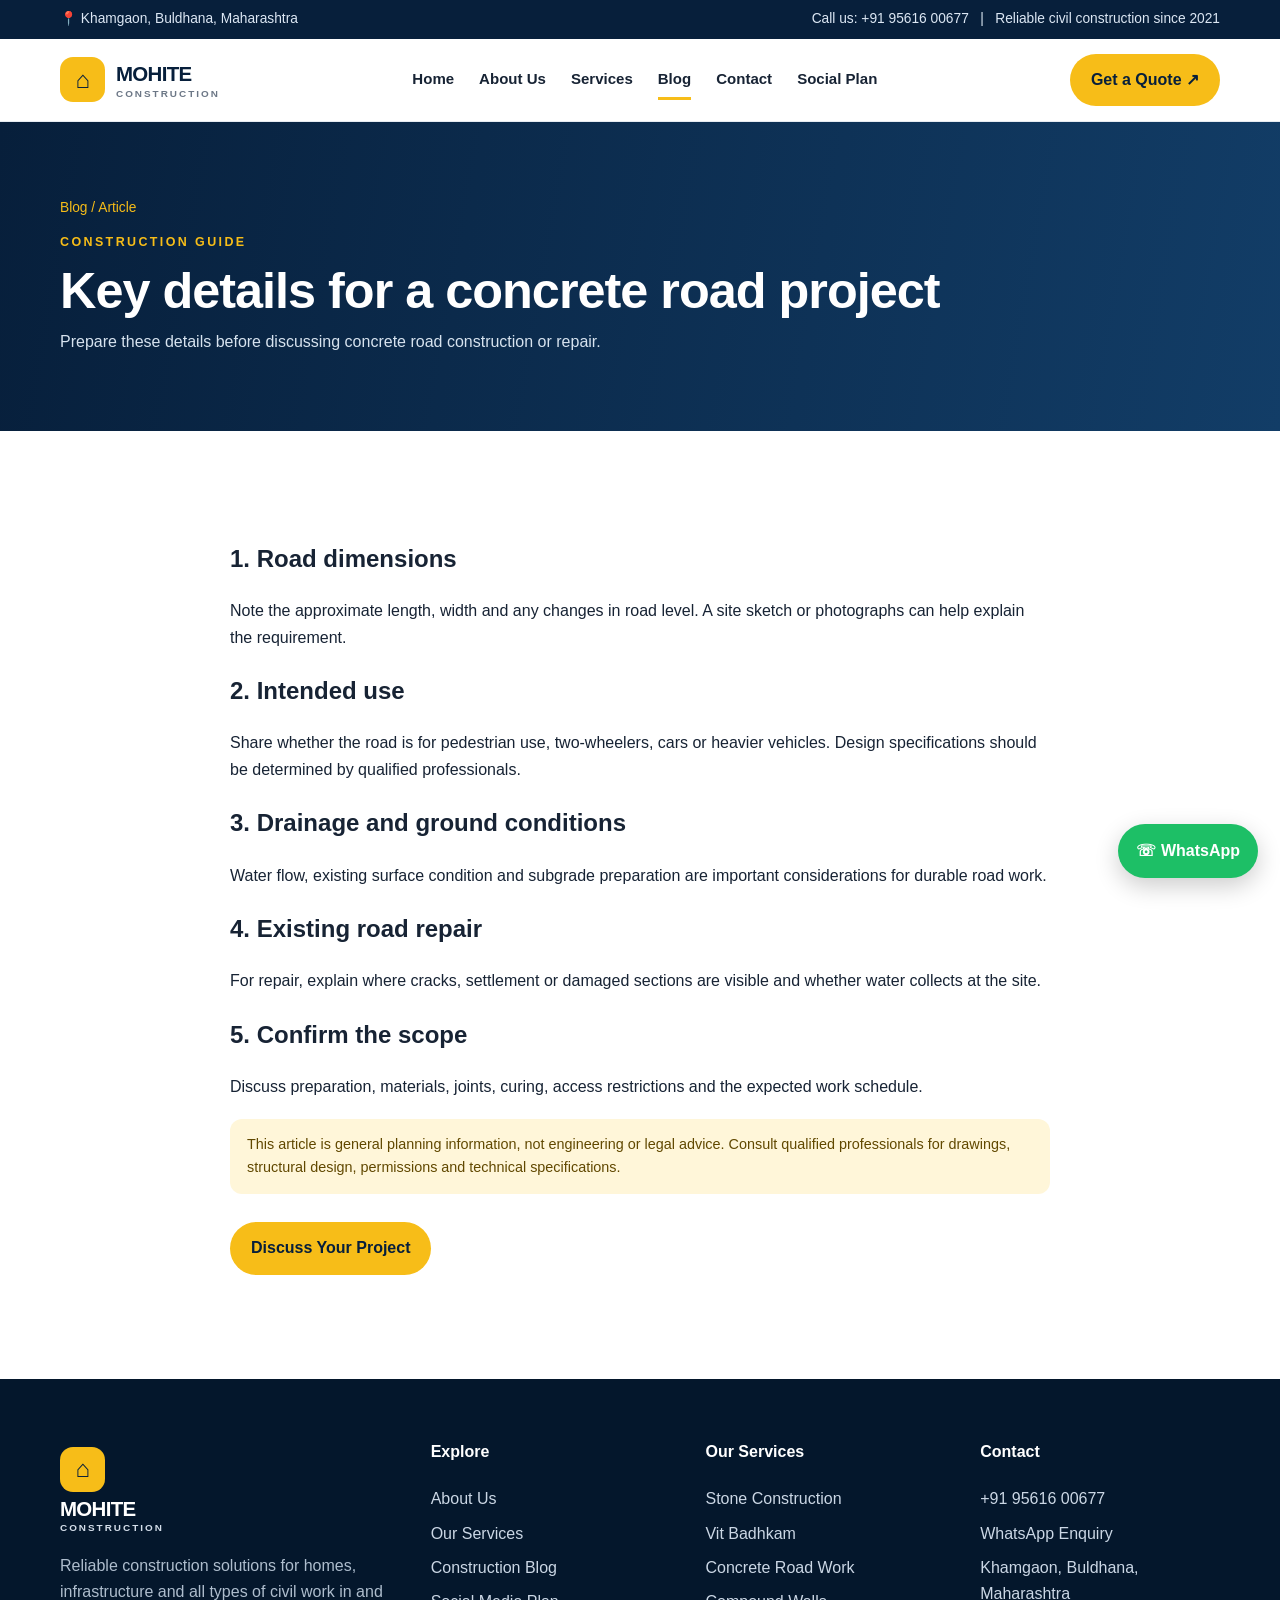
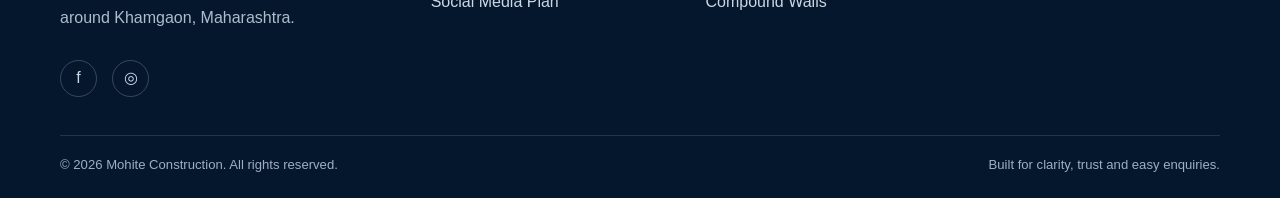
<file: blog-concrete-roads.html>
<!doctype html><html lang="en"><head><meta charset="utf-8"><meta name="viewport" content="width=device-width, initial-scale=1"><title>Concrete Road Planning | Mohite Construction</title><meta name="description" content="Important site details to prepare when planning concrete road construction or repair."><meta name="robots" content="index,follow"><meta name="theme-color" content="#071f3b"><link rel="canonical" href="https://www.mohiteconstruction.in/Blog"><link rel="icon" href="assets/favicon.svg" type="image/svg+xml"><link rel="stylesheet" href="assets/style.css"><meta property="og:type" content="website"><meta property="og:title" content="Concrete Road Planning | Mohite Construction"><meta property="og:description" content="Important site details to prepare when planning concrete road construction or repair."></head><body><div class="topbar"><div class="container"><span>📍 Khamgaon, Buldhana, Maharashtra</span><span>Call us: <a href="tel:+919561600677">+91 95616 00677</a> &nbsp; | &nbsp; Reliable civil construction since 2021</span></div></div>
<header class="site-header"><div class="container nav-wrap"><a class="brand" href="index.html"><span class="brand-mark">⌂</span><span>MOHITE<small>CONSTRUCTION</small></span></a><button class="menu-toggle" aria-label="Toggle navigation" aria-expanded="false">☰</button><nav class="nav-links" aria-label="Main navigation"><a class="" href="index.html">Home</a><a class="" href="about.html">About Us</a><a class="" href="services.html">Services</a><a class="active" href="blog.html">Blog</a><a class="" href="contact.html">Contact</a><a href="social-media.html">Social Plan</a></nav><a class="nav-cta" href="contact.html">Get a Quote ↗</a></div></header><main><section class="page-hero"><div class="container"><div class="breadcrumb"><a href="blog.html">Blog</a> / Article</div><div class="eyebrow">Construction guide</div><h1>Key details for a concrete road project</h1><p>Prepare these details before discussing concrete road construction or repair.</p></div></section><section class="section"><div class="container" style="max-width:820px"><article class="reveal"><h2>1. Road dimensions</h2><p>Note the approximate length, width and any changes in road level. A site sketch or photographs can help explain the requirement.</p><h2>2. Intended use</h2><p>Share whether the road is for pedestrian use, two-wheelers, cars or heavier vehicles. Design specifications should be determined by qualified professionals.</p><h2>3. Drainage and ground conditions</h2><p>Water flow, existing surface condition and subgrade preparation are important considerations for durable road work.</p><h2>4. Existing road repair</h2><p>For repair, explain where cracks, settlement or damaged sections are visible and whether water collects at the site.</p><h2>5. Confirm the scope</h2><p>Discuss preparation, materials, joints, curing, access restrictions and the expected work schedule.<div class="notice">This article is general planning information, not engineering or legal advice. Consult qualified professionals for drawings, structural design, permissions and technical specifications.</div><p style="margin-top:28px"><a class="btn" href="contact.html">Discuss Your Project</a></p></article></div></section></main><footer class="footer"><div class="container"><div class="footer-grid">
<div><a class="brand" href="index.html" style="color:white"><span class="brand-mark">⌂</span><span>MOHITE<small style="color:#d4deea">CONSTRUCTION</small></span></a><p>Reliable construction solutions for homes, infrastructure and all types of civil work in and around Khamgaon, Maharashtra.</p><div class="socials"><a href="https://www.facebook.com/" aria-label="Facebook">f</a><a href="https://www.instagram.com/" aria-label="Instagram">◎</a></div></div>
<div><h4>Explore</h4><a href="about.html">About Us</a><a href="services.html">Our Services</a><a href="blog.html">Construction Blog</a><a href="social-media.html">Social Media Plan</a></div>
<div><h4>Our Services</h4><a href="services.html#stone">Stone Construction</a><a href="services.html#building">Vit Badhkam</a><a href="services.html#roads">Concrete Road Work</a><a href="services.html#compound">Compound Walls</a></div>
<div><h4>Contact</h4><a href="tel:+919561600677">+91 95616 00677</a><a href="https://wa.me/919561600677">WhatsApp Enquiry</a><a href="contact.html">Khamgaon, Buldhana, Maharashtra</a></div>
</div><div class="footer-bottom"><span>© <span data-year></span> Mohite Construction. All rights reserved.</span><span>Built for clarity, trust and easy enquiries.</span></div></div></footer><a class="whatsapp-float" href="https://wa.me/919561600677?text=Hello%20Mohite%20Construction%2C%20I%20need%20a%20construction%20quotation." target="_blank" rel="noopener">☏ WhatsApp</a><script src="assets/script.js" defer></script></body></html>
</file>
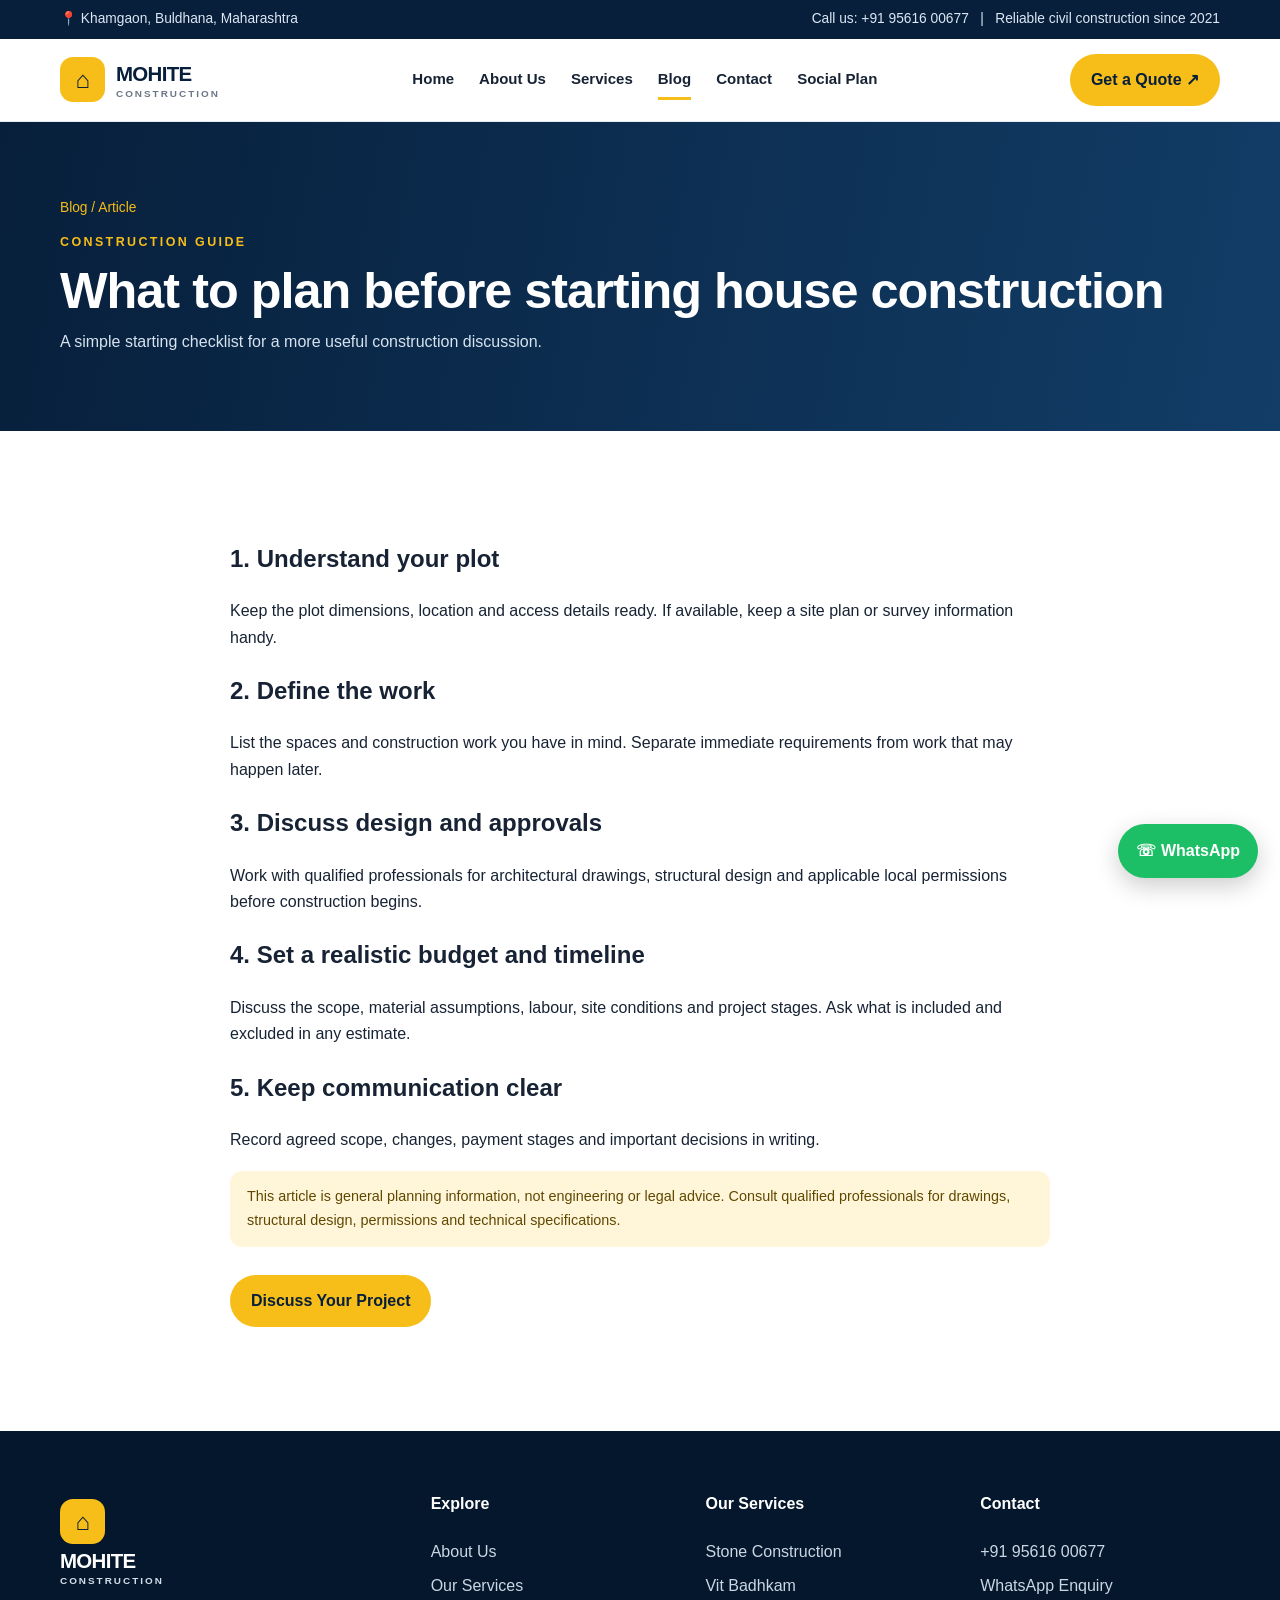
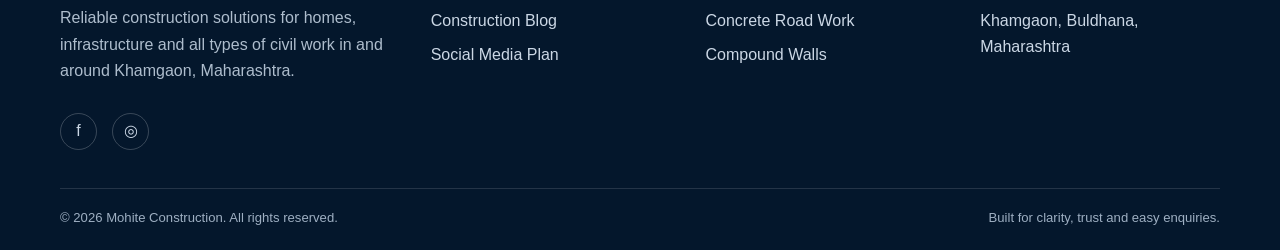
<file: blog-house-planning.html>
<!doctype html><html lang="en"><head><meta charset="utf-8"><meta name="viewport" content="width=device-width, initial-scale=1"><title>House Construction Planning | Mohite Construction</title><meta name="description" content="A practical checklist of details to prepare before discussing a house construction project in Khamgaon."><meta name="robots" content="index,follow"><meta name="theme-color" content="#071f3b"><link rel="canonical" href="https://www.mohiteconstruction.in/Blog"><link rel="icon" href="assets/favicon.svg" type="image/svg+xml"><link rel="stylesheet" href="assets/style.css"><meta property="og:type" content="website"><meta property="og:title" content="House Construction Planning | Mohite Construction"><meta property="og:description" content="A practical checklist of details to prepare before discussing a house construction project in Khamgaon."></head><body><div class="topbar"><div class="container"><span>📍 Khamgaon, Buldhana, Maharashtra</span><span>Call us: <a href="tel:+919561600677">+91 95616 00677</a> &nbsp; | &nbsp; Reliable civil construction since 2021</span></div></div>
<header class="site-header"><div class="container nav-wrap"><a class="brand" href="index.html"><span class="brand-mark">⌂</span><span>MOHITE<small>CONSTRUCTION</small></span></a><button class="menu-toggle" aria-label="Toggle navigation" aria-expanded="false">☰</button><nav class="nav-links" aria-label="Main navigation"><a class="" href="index.html">Home</a><a class="" href="about.html">About Us</a><a class="" href="services.html">Services</a><a class="active" href="blog.html">Blog</a><a class="" href="contact.html">Contact</a><a href="social-media.html">Social Plan</a></nav><a class="nav-cta" href="contact.html">Get a Quote ↗</a></div></header><main><section class="page-hero"><div class="container"><div class="breadcrumb"><a href="blog.html">Blog</a> / Article</div><div class="eyebrow">Construction guide</div><h1>What to plan before starting house construction</h1><p>A simple starting checklist for a more useful construction discussion.</p></div></section><section class="section"><div class="container" style="max-width:820px"><article class="reveal"><h2>1. Understand your plot</h2><p>Keep the plot dimensions, location and access details ready. If available, keep a site plan or survey information handy.</p><h2>2. Define the work</h2><p>List the spaces and construction work you have in mind. Separate immediate requirements from work that may happen later.</p><h2>3. Discuss design and approvals</h2><p>Work with qualified professionals for architectural drawings, structural design and applicable local permissions before construction begins.</p><h2>4. Set a realistic budget and timeline</h2><p>Discuss the scope, material assumptions, labour, site conditions and project stages. Ask what is included and excluded in any estimate.</p><h2>5. Keep communication clear</h2><p>Record agreed scope, changes, payment stages and important decisions in writing.<div class="notice">This article is general planning information, not engineering or legal advice. Consult qualified professionals for drawings, structural design, permissions and technical specifications.</div><p style="margin-top:28px"><a class="btn" href="contact.html">Discuss Your Project</a></p></article></div></section></main><footer class="footer"><div class="container"><div class="footer-grid">
<div><a class="brand" href="index.html" style="color:white"><span class="brand-mark">⌂</span><span>MOHITE<small style="color:#d4deea">CONSTRUCTION</small></span></a><p>Reliable construction solutions for homes, infrastructure and all types of civil work in and around Khamgaon, Maharashtra.</p><div class="socials"><a href="https://www.facebook.com/" aria-label="Facebook">f</a><a href="https://www.instagram.com/" aria-label="Instagram">◎</a></div></div>
<div><h4>Explore</h4><a href="about.html">About Us</a><a href="services.html">Our Services</a><a href="blog.html">Construction Blog</a><a href="social-media.html">Social Media Plan</a></div>
<div><h4>Our Services</h4><a href="services.html#stone">Stone Construction</a><a href="services.html#building">Vit Badhkam</a><a href="services.html#roads">Concrete Road Work</a><a href="services.html#compound">Compound Walls</a></div>
<div><h4>Contact</h4><a href="tel:+919561600677">+91 95616 00677</a><a href="https://wa.me/919561600677">WhatsApp Enquiry</a><a href="contact.html">Khamgaon, Buldhana, Maharashtra</a></div>
</div><div class="footer-bottom"><span>© <span data-year></span> Mohite Construction. All rights reserved.</span><span>Built for clarity, trust and easy enquiries.</span></div></div></footer><a class="whatsapp-float" href="https://wa.me/919561600677?text=Hello%20Mohite%20Construction%2C%20I%20need%20a%20construction%20quotation." target="_blank" rel="noopener">☏ WhatsApp</a><script src="assets/script.js" defer></script></body></html>
</file>
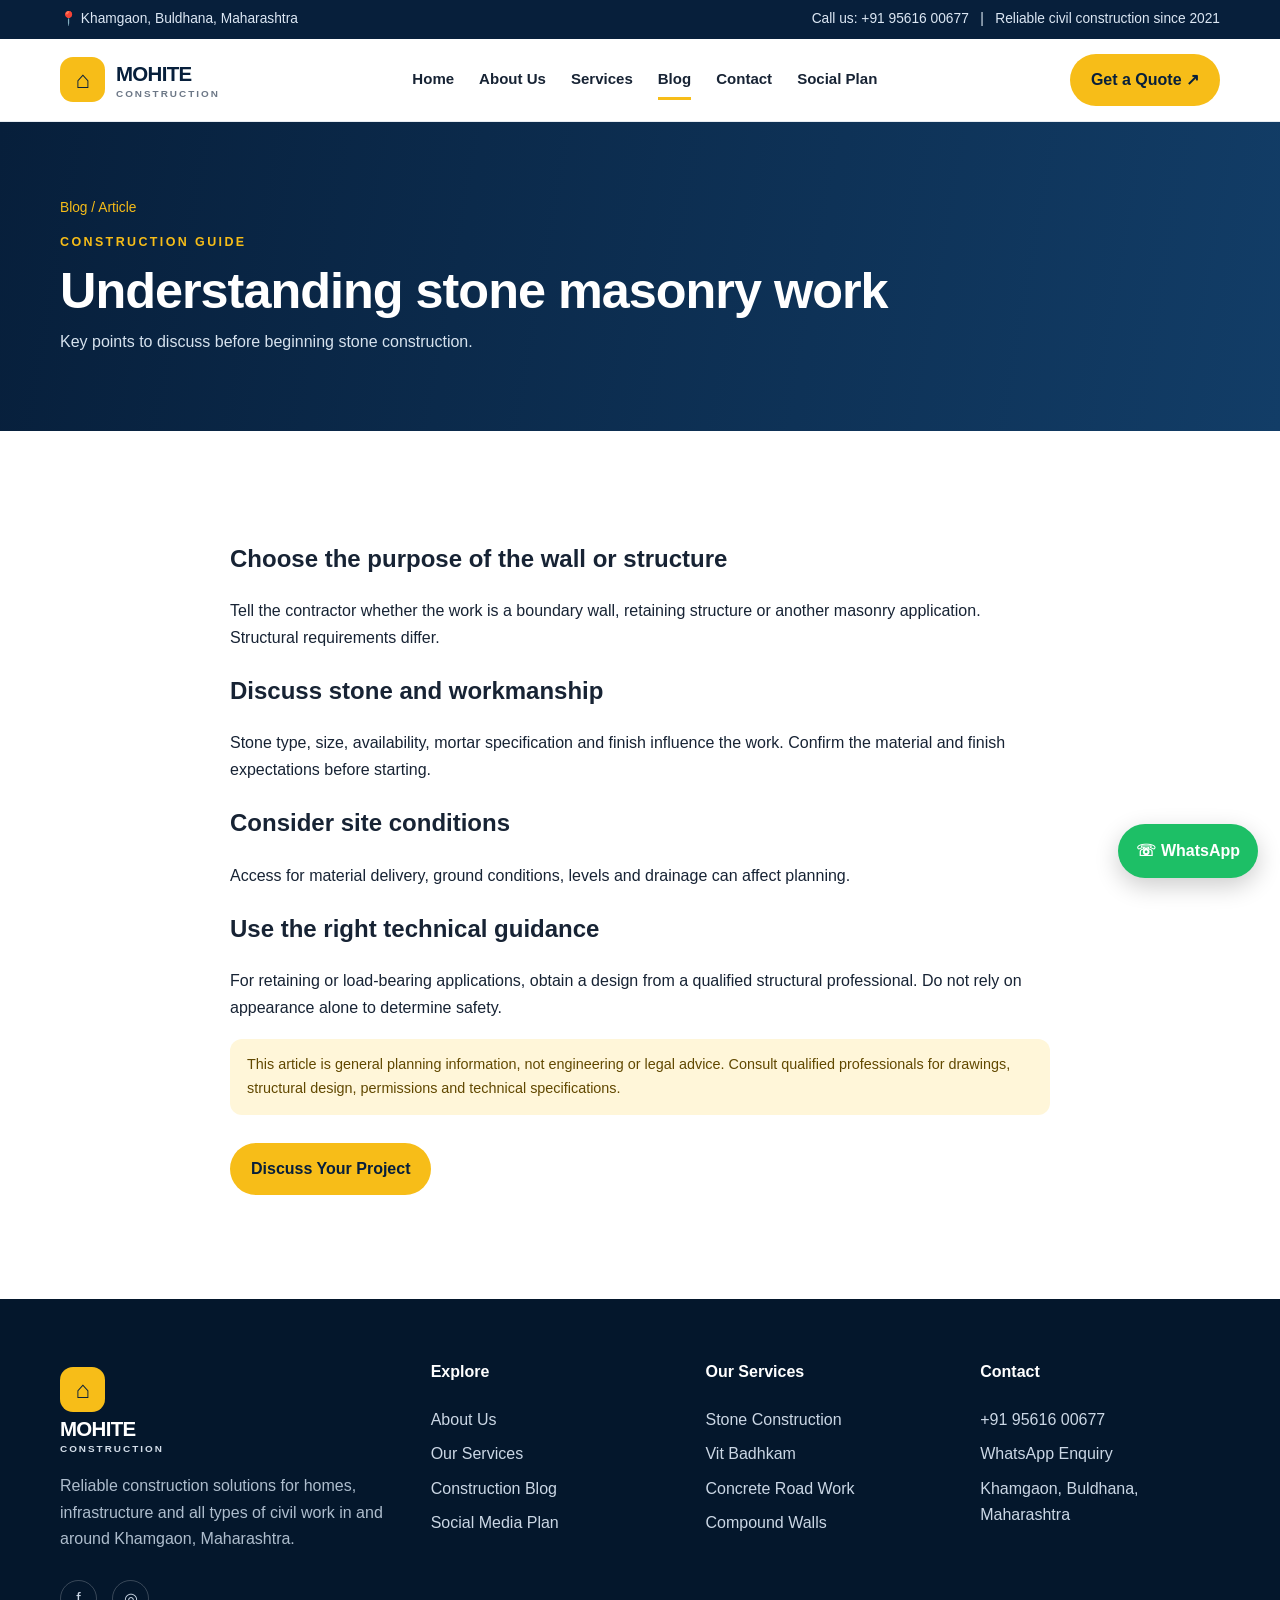
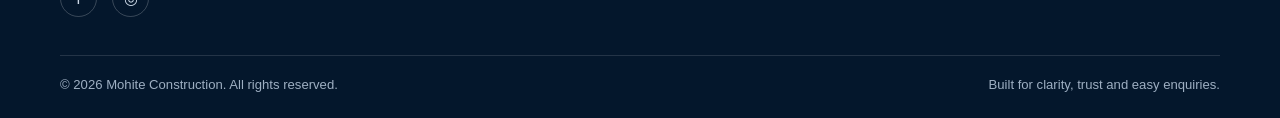
<file: blog-stone-masonry.html>
<!doctype html><html lang="en"><head><meta charset="utf-8"><meta name="viewport" content="width=device-width, initial-scale=1"><title>Stone Masonry Guide | Mohite Construction</title><meta name="description" content="Understand basic planning points for stone masonry and dagdi badhkam work."><meta name="robots" content="index,follow"><meta name="theme-color" content="#071f3b"><link rel="canonical" href="https://www.mohiteconstruction.in/Blog"><link rel="icon" href="assets/favicon.svg" type="image/svg+xml"><link rel="stylesheet" href="assets/style.css"><meta property="og:type" content="website"><meta property="og:title" content="Stone Masonry Guide | Mohite Construction"><meta property="og:description" content="Understand basic planning points for stone masonry and dagdi badhkam work."></head><body><div class="topbar"><div class="container"><span>📍 Khamgaon, Buldhana, Maharashtra</span><span>Call us: <a href="tel:+919561600677">+91 95616 00677</a> &nbsp; | &nbsp; Reliable civil construction since 2021</span></div></div>
<header class="site-header"><div class="container nav-wrap"><a class="brand" href="index.html"><span class="brand-mark">⌂</span><span>MOHITE<small>CONSTRUCTION</small></span></a><button class="menu-toggle" aria-label="Toggle navigation" aria-expanded="false">☰</button><nav class="nav-links" aria-label="Main navigation"><a class="" href="index.html">Home</a><a class="" href="about.html">About Us</a><a class="" href="services.html">Services</a><a class="active" href="blog.html">Blog</a><a class="" href="contact.html">Contact</a><a href="social-media.html">Social Plan</a></nav><a class="nav-cta" href="contact.html">Get a Quote ↗</a></div></header><main><section class="page-hero"><div class="container"><div class="breadcrumb"><a href="blog.html">Blog</a> / Article</div><div class="eyebrow">Construction guide</div><h1>Understanding stone masonry work</h1><p>Key points to discuss before beginning stone construction.</p></div></section><section class="section"><div class="container" style="max-width:820px"><article class="reveal"><h2>Choose the purpose of the wall or structure</h2><p>Tell the contractor whether the work is a boundary wall, retaining structure or another masonry application. Structural requirements differ.</p><h2>Discuss stone and workmanship</h2><p>Stone type, size, availability, mortar specification and finish influence the work. Confirm the material and finish expectations before starting.</p><h2>Consider site conditions</h2><p>Access for material delivery, ground conditions, levels and drainage can affect planning.</p><h2>Use the right technical guidance</h2><p>For retaining or load-bearing applications, obtain a design from a qualified structural professional. Do not rely on appearance alone to determine safety.<div class="notice">This article is general planning information, not engineering or legal advice. Consult qualified professionals for drawings, structural design, permissions and technical specifications.</div><p style="margin-top:28px"><a class="btn" href="contact.html">Discuss Your Project</a></p></article></div></section></main><footer class="footer"><div class="container"><div class="footer-grid">
<div><a class="brand" href="index.html" style="color:white"><span class="brand-mark">⌂</span><span>MOHITE<small style="color:#d4deea">CONSTRUCTION</small></span></a><p>Reliable construction solutions for homes, infrastructure and all types of civil work in and around Khamgaon, Maharashtra.</p><div class="socials"><a href="https://www.facebook.com/" aria-label="Facebook">f</a><a href="https://www.instagram.com/" aria-label="Instagram">◎</a></div></div>
<div><h4>Explore</h4><a href="about.html">About Us</a><a href="services.html">Our Services</a><a href="blog.html">Construction Blog</a><a href="social-media.html">Social Media Plan</a></div>
<div><h4>Our Services</h4><a href="services.html#stone">Stone Construction</a><a href="services.html#building">Vit Badhkam</a><a href="services.html#roads">Concrete Road Work</a><a href="services.html#compound">Compound Walls</a></div>
<div><h4>Contact</h4><a href="tel:+919561600677">+91 95616 00677</a><a href="https://wa.me/919561600677">WhatsApp Enquiry</a><a href="contact.html">Khamgaon, Buldhana, Maharashtra</a></div>
</div><div class="footer-bottom"><span>© <span data-year></span> Mohite Construction. All rights reserved.</span><span>Built for clarity, trust and easy enquiries.</span></div></div></footer><a class="whatsapp-float" href="https://wa.me/919561600677?text=Hello%20Mohite%20Construction%2C%20I%20need%20a%20construction%20quotation." target="_blank" rel="noopener">☏ WhatsApp</a><script src="assets/script.js" defer></script></body></html>
</file>
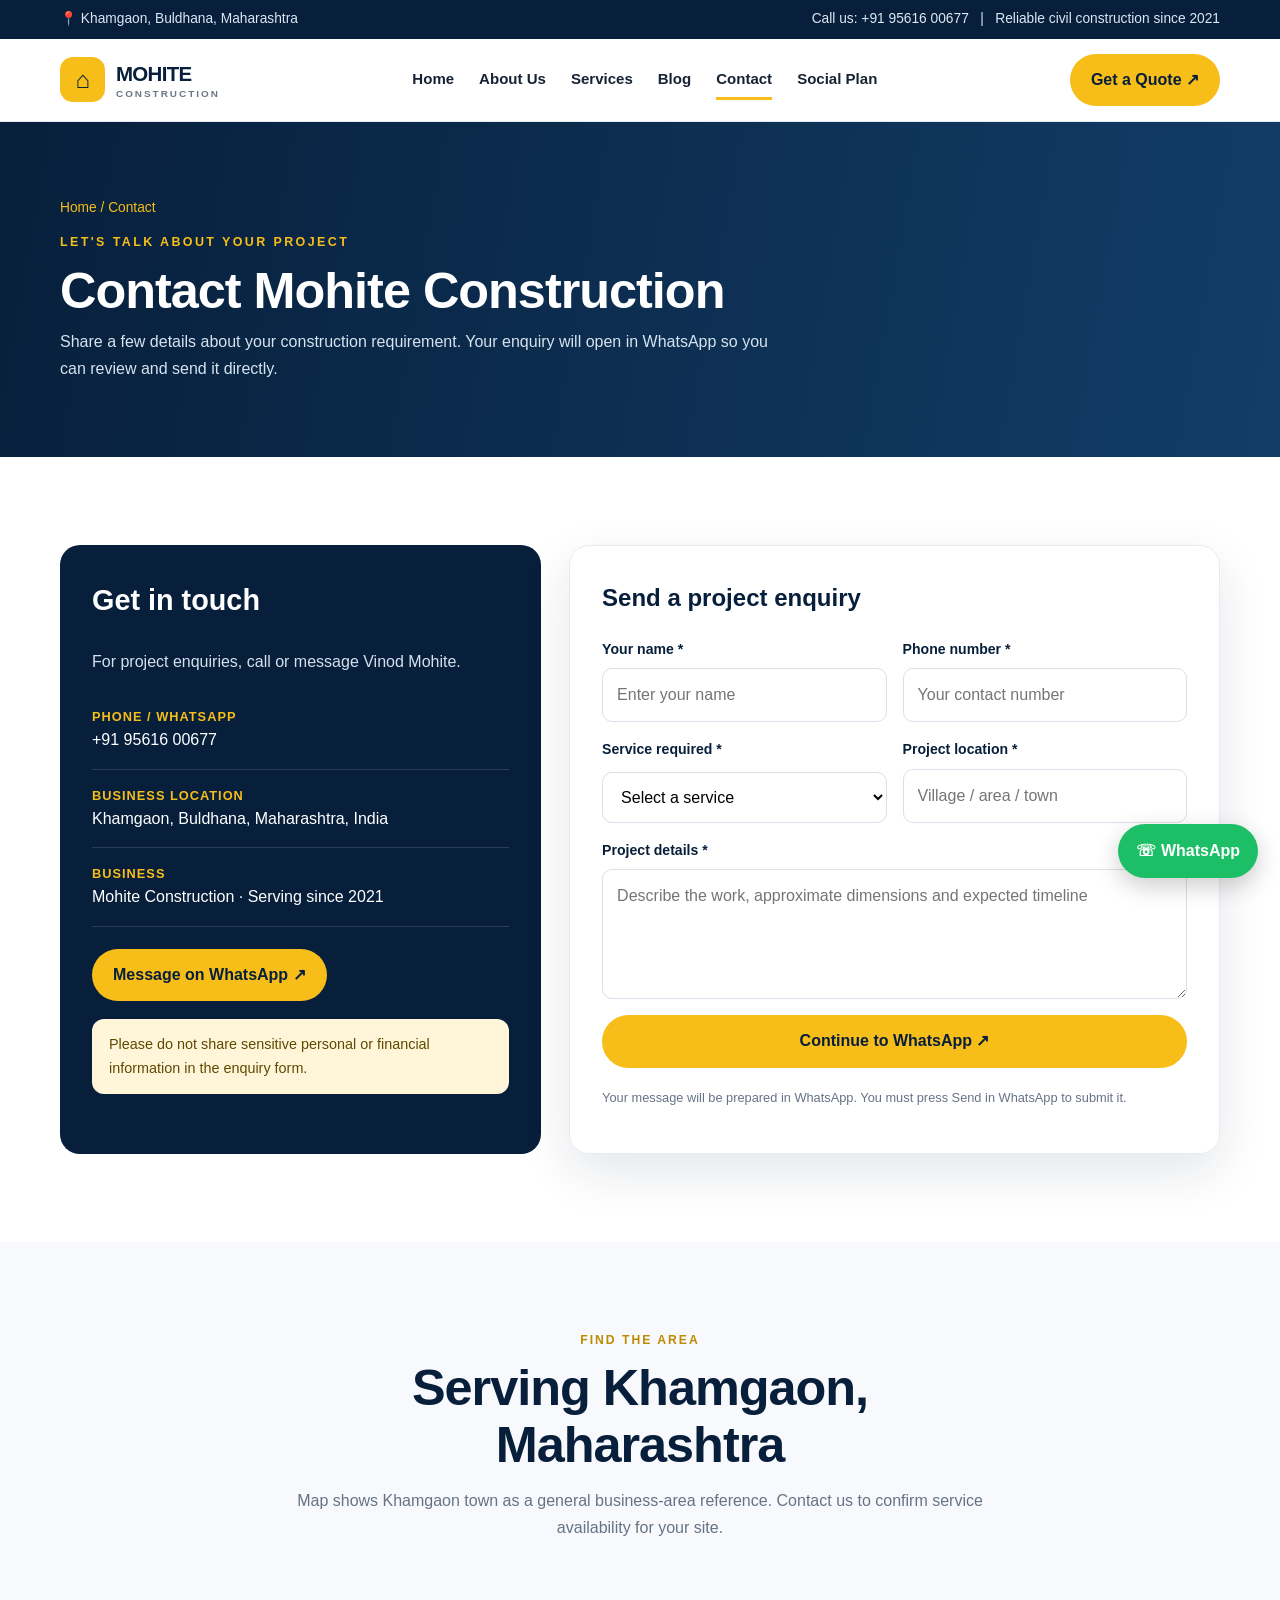
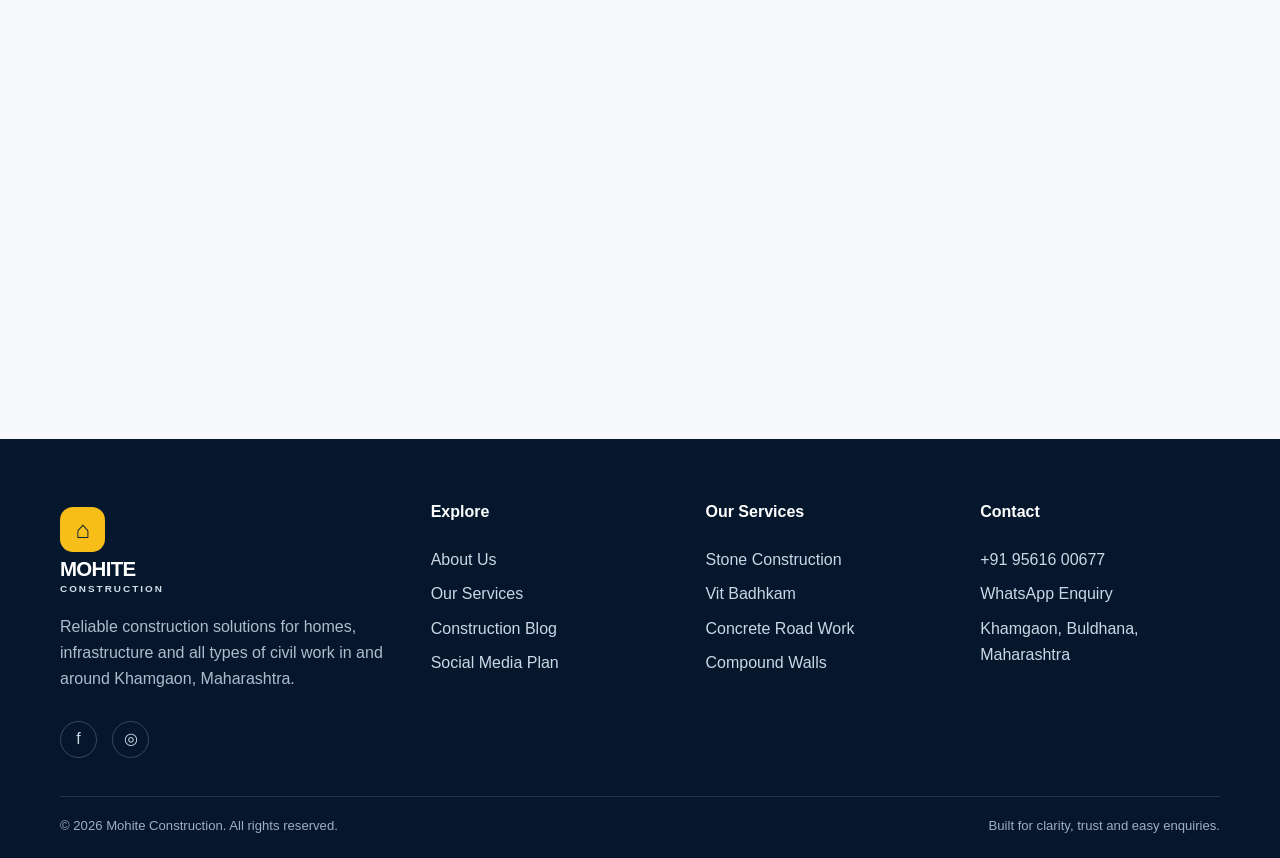
<file: contact.html>
<!doctype html><html lang="en"><head><meta charset="utf-8"><meta name="viewport" content="width=device-width, initial-scale=1"><title>Contact Mohite Construction | Khamgaon</title><meta name="description" content="Contact Mohite Construction in Khamgaon, Buldhana, Maharashtra for stone construction, brickwork, concrete roads, compound walls and civil work."><meta name="robots" content="index,follow"><meta name="theme-color" content="#071f3b"><link rel="canonical" href="https://www.mohiteconstruction.in/Contact"><link rel="icon" href="assets/favicon.svg" type="image/svg+xml"><link rel="stylesheet" href="assets/style.css"><meta property="og:type" content="website"><meta property="og:title" content="Contact Mohite Construction | Khamgaon"><meta property="og:description" content="Contact Mohite Construction in Khamgaon, Buldhana, Maharashtra for stone construction, brickwork, concrete roads, compound walls and civil work."></head><body><div class="topbar"><div class="container"><span>📍 Khamgaon, Buldhana, Maharashtra</span><span>Call us: <a href="tel:+919561600677">+91 95616 00677</a> &nbsp; | &nbsp; Reliable civil construction since 2021</span></div></div>
<header class="site-header"><div class="container nav-wrap"><a class="brand" href="index.html"><span class="brand-mark">⌂</span><span>MOHITE<small>CONSTRUCTION</small></span></a><button class="menu-toggle" aria-label="Toggle navigation" aria-expanded="false">☰</button><nav class="nav-links" aria-label="Main navigation"><a class="" href="index.html">Home</a><a class="" href="about.html">About Us</a><a class="" href="services.html">Services</a><a class="" href="blog.html">Blog</a><a class="active" href="contact.html">Contact</a><a href="social-media.html">Social Plan</a></nav><a class="nav-cta" href="contact.html">Get a Quote ↗</a></div></header><main><section class="page-hero"><div class="container"><div class="breadcrumb">Home / Contact</div><div class="eyebrow">Let's talk about your project</div><h1>Contact Mohite Construction</h1><p>Share a few details about your construction requirement. Your enquiry will open in WhatsApp so you can review and send it directly.</p></div></section><section class="section"><div class="container contact-grid"><aside class="contact-panel reveal"><h2>Get in touch</h2><p>For project enquiries, call or message Vinod Mohite.</p><div class="contact-item"><strong>Phone / WhatsApp</strong><a href="tel:+919561600677">+91 95616 00677</a></div><div class="contact-item"><strong>Business location</strong>Khamgaon, Buldhana, Maharashtra, India</div><div class="contact-item"><strong>Business</strong>Mohite Construction · Serving since 2021</div><p style="margin-top:22px"><a class="btn" href="https://wa.me/919561600677?text=Hello%20Mohite%20Construction%2C%20I%20would%20like%20to%20discuss%20a%20project." target="_blank" rel="noopener">Message on WhatsApp ↗</a></p><div class="notice">Please do not share sensitive personal or financial information in the enquiry form.</div></aside><form class="contact-form reveal" id="enquiry-form"><h2 style="color:var(--navy);margin-top:0">Send a project enquiry</h2><div class="form-grid"><div class="field"><label for="name">Your name *</label><input id="name" name="name" required placeholder="Enter your name"></div><div class="field"><label for="phone">Phone number *</label><input id="phone" name="phone" type="tel" required pattern="[0-9+() -]{8,18}" placeholder="Your contact number"></div><div class="field"><label for="service">Service required *</label><select id="service" name="service" required><option value="">Select a service</option><option>Stone Construction</option><option>Vit Badhkam</option><option>Concrete Road Work</option><option>Compound Work</option><option>Other Civil Work</option></select></div><div class="field"><label for="location">Project location *</label><input id="location" name="location" required placeholder="Village / area / town"></div><div class="field full"><label for="message">Project details *</label><textarea id="message" name="message" required placeholder="Describe the work, approximate dimensions and expected timeline"></textarea></div><div class="field full"><button class="btn" type="submit">Continue to WhatsApp ↗</button><p id="form-status" class="form-note" aria-live="polite">Your message will be prepared in WhatsApp. You must press Send in WhatsApp to submit it.</p></div></div></form></div></section><section class="section section-soft"><div class="container"><div class="section-head"><div class="kicker">Find the area</div><h2>Serving Khamgaon, Maharashtra</h2><p>Map shows Khamgaon town as a general business-area reference. Contact us to confirm service availability for your site.</p></div><iframe class="map-frame" title="Map of Khamgaon, Maharashtra" loading="lazy" referrerpolicy="no-referrer-when-downgrade" src="https://www.google.com/maps?q=Khamgaon%2C%20Buldhana%2C%20Maharashtra&output=embed"></iframe></div></section></main><script>document.addEventListener('DOMContentLoaded',()=>{const s=new URLSearchParams(location.search).get('service');if(s){const el=document.querySelector('#service');if(el)el.value=s}})</script><footer class="footer"><div class="container"><div class="footer-grid">
<div><a class="brand" href="index.html" style="color:white"><span class="brand-mark">⌂</span><span>MOHITE<small style="color:#d4deea">CONSTRUCTION</small></span></a><p>Reliable construction solutions for homes, infrastructure and all types of civil work in and around Khamgaon, Maharashtra.</p><div class="socials"><a href="https://www.facebook.com/" aria-label="Facebook">f</a><a href="https://www.instagram.com/" aria-label="Instagram">◎</a></div></div>
<div><h4>Explore</h4><a href="about.html">About Us</a><a href="services.html">Our Services</a><a href="blog.html">Construction Blog</a><a href="social-media.html">Social Media Plan</a></div>
<div><h4>Our Services</h4><a href="services.html#stone">Stone Construction</a><a href="services.html#building">Vit Badhkam</a><a href="services.html#roads">Concrete Road Work</a><a href="services.html#compound">Compound Walls</a></div>
<div><h4>Contact</h4><a href="tel:+919561600677">+91 95616 00677</a><a href="https://wa.me/919561600677">WhatsApp Enquiry</a><a href="contact.html">Khamgaon, Buldhana, Maharashtra</a></div>
</div><div class="footer-bottom"><span>© <span data-year></span> Mohite Construction. All rights reserved.</span><span>Built for clarity, trust and easy enquiries.</span></div></div></footer><a class="whatsapp-float" href="https://wa.me/919561600677?text=Hello%20Mohite%20Construction%2C%20I%20need%20a%20construction%20quotation." target="_blank" rel="noopener">☏ WhatsApp</a><script src="assets/script.js" defer></script></body></html>
</file>
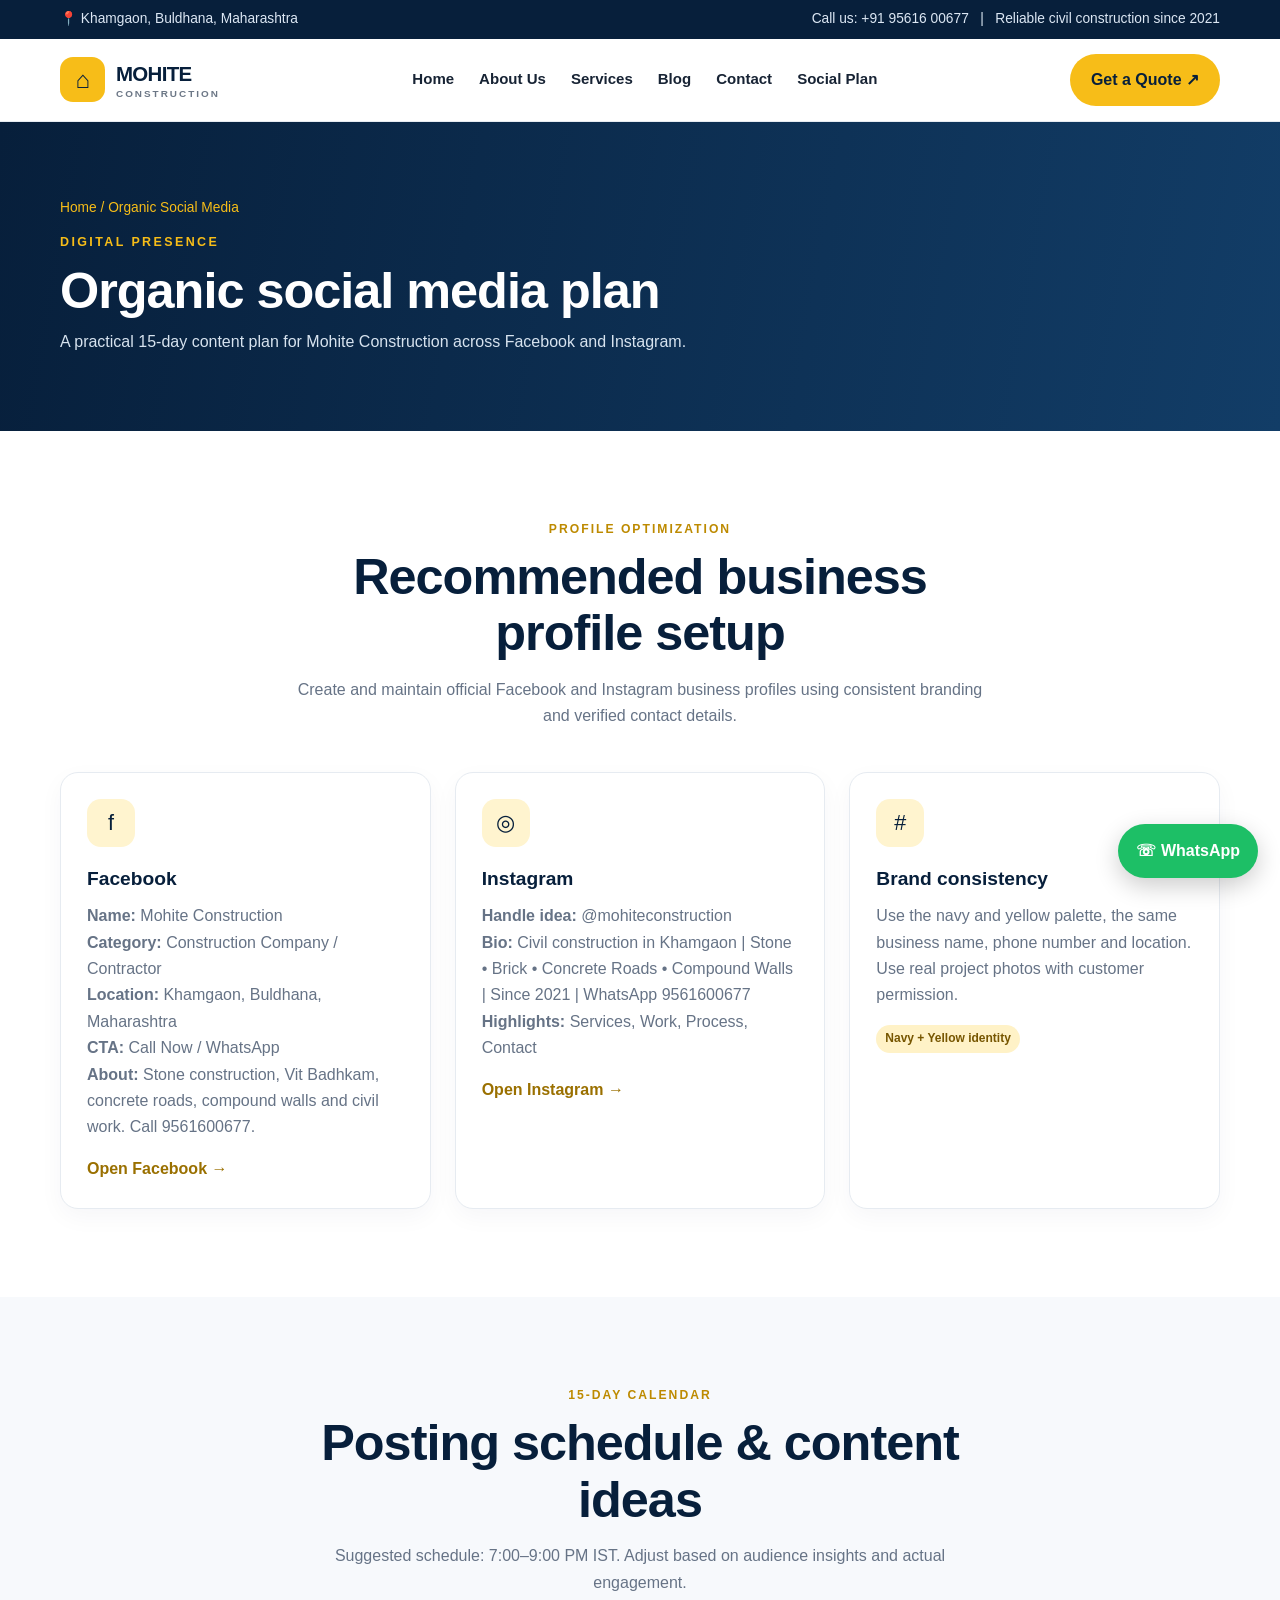
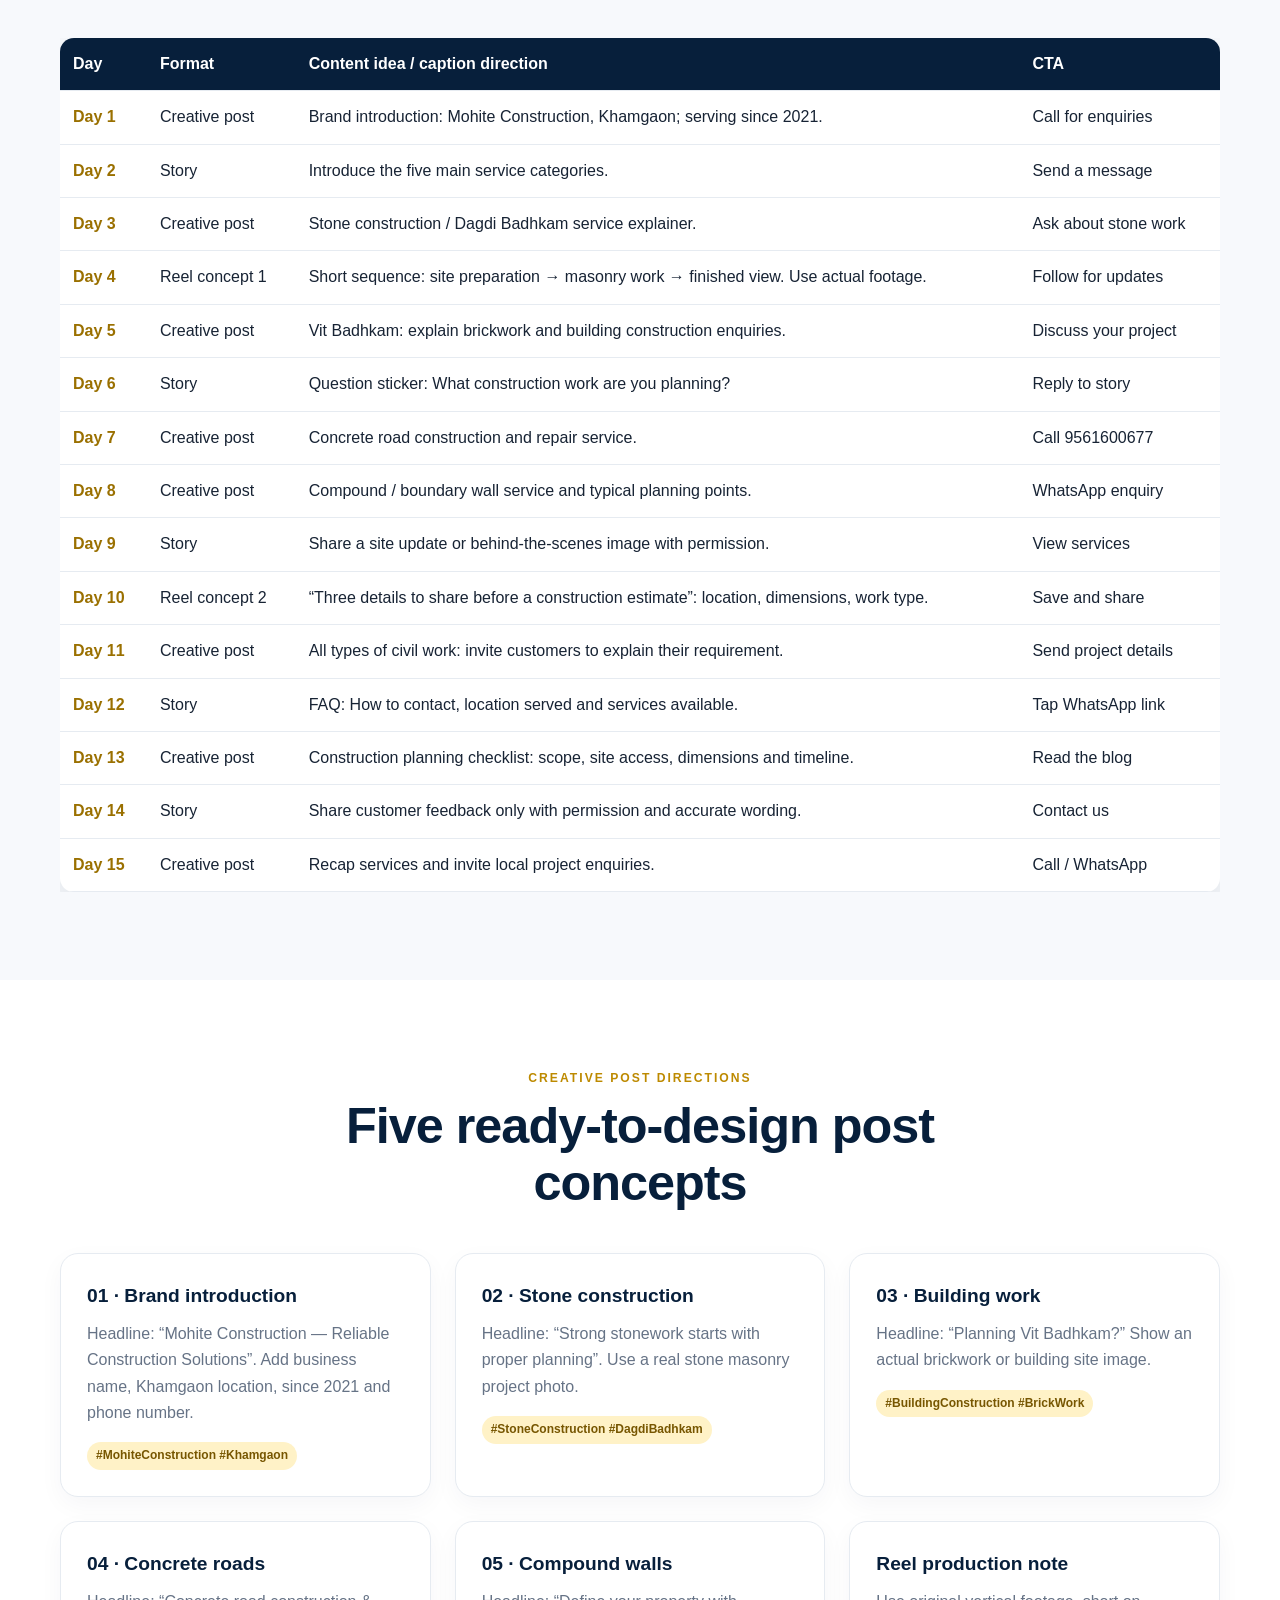
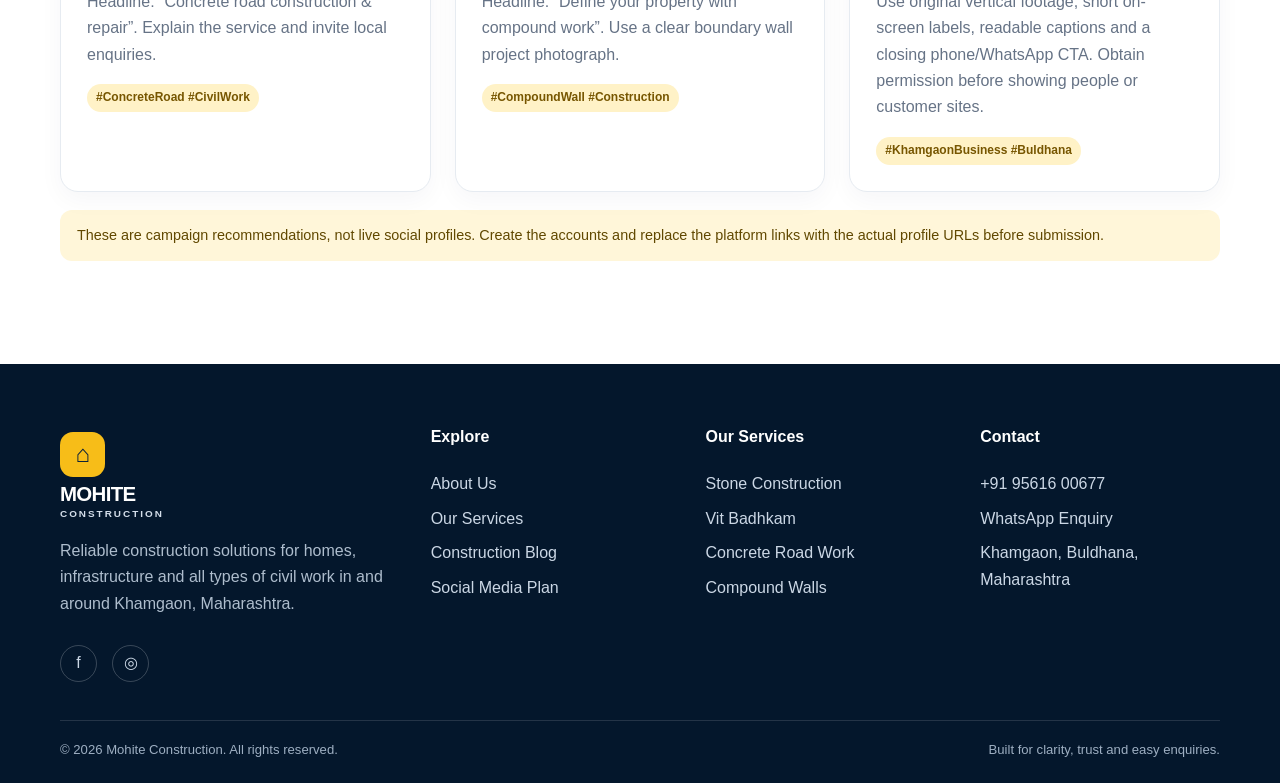
<file: social-media.html>
<!doctype html><html lang="en"><head><meta charset="utf-8"><meta name="viewport" content="width=device-width, initial-scale=1"><title>Organic Social Media Plan | Mohite Construction</title><meta name="description" content="15-day organic social media content calendar, profile optimization and creative post concepts for Mohite Construction."><meta name="robots" content="index,follow"><meta name="theme-color" content="#071f3b"><link rel="canonical" href="https://www.mohiteconstruction.in/"><link rel="icon" href="assets/favicon.svg" type="image/svg+xml"><link rel="stylesheet" href="assets/style.css"><meta property="og:type" content="website"><meta property="og:title" content="Organic Social Media Plan | Mohite Construction"><meta property="og:description" content="15-day organic social media content calendar, profile optimization and creative post concepts for Mohite Construction."></head><body><div class="topbar"><div class="container"><span>📍 Khamgaon, Buldhana, Maharashtra</span><span>Call us: <a href="tel:+919561600677">+91 95616 00677</a> &nbsp; | &nbsp; Reliable civil construction since 2021</span></div></div>
<header class="site-header"><div class="container nav-wrap"><a class="brand" href="index.html"><span class="brand-mark">⌂</span><span>MOHITE<small>CONSTRUCTION</small></span></a><button class="menu-toggle" aria-label="Toggle navigation" aria-expanded="false">☰</button><nav class="nav-links" aria-label="Main navigation"><a class="" href="index.html">Home</a><a class="" href="about.html">About Us</a><a class="" href="services.html">Services</a><a class="" href="blog.html">Blog</a><a class="" href="contact.html">Contact</a><a href="social-media.html">Social Plan</a></nav><a class="nav-cta" href="contact.html">Get a Quote ↗</a></div></header><main><section class="page-hero"><div class="container"><div class="breadcrumb">Home / Organic Social Media</div><div class="eyebrow">Digital presence</div><h1>Organic social media plan</h1><p>A practical 15-day content plan for Mohite Construction across Facebook and Instagram.</p></div></section><section class="section"><div class="container"><div class="section-head"><div class="kicker">Profile optimization</div><h2>Recommended business profile setup</h2><p>Create and maintain official Facebook and Instagram business profiles using consistent branding and verified contact details.</p></div><div class="grid feature-grid"><div class="feature-card"><div class="feature-icon">f</div><h3>Facebook</h3><p><b>Name:</b> Mohite Construction<br><b>Category:</b> Construction Company / Contractor<br><b>Location:</b> Khamgaon, Buldhana, Maharashtra<br><b>CTA:</b> Call Now / WhatsApp<br><b>About:</b> Stone construction, Vit Badhkam, concrete roads, compound walls and civil work. Call 9561600677.</p><a class="text-link" href="https://www.facebook.com/" target="_blank" rel="noopener">Open Facebook →</a></div><div class="feature-card"><div class="feature-icon">◎</div><h3>Instagram</h3><p><b>Handle idea:</b> @mohiteconstruction<br><b>Bio:</b> Civil construction in Khamgaon | Stone • Brick • Concrete Roads • Compound Walls | Since 2021 | WhatsApp 9561600677<br><b>Highlights:</b> Services, Work, Process, Contact</p><a class="text-link" href="https://www.instagram.com/" target="_blank" rel="noopener">Open Instagram →</a></div><div class="feature-card"><div class="feature-icon">#</div><h3>Brand consistency</h3><p>Use the navy and yellow palette, the same business name, phone number and location. Use real project photos with customer permission.</p><span class="tag">Navy + Yellow identity</span></div></div></div></section><section class="section section-soft"><div class="container"><div class="section-head"><div class="kicker">15-day calendar</div><h2>Posting schedule & content ideas</h2><p>Suggested schedule: 7:00–9:00 PM IST. Adjust based on audience insights and actual engagement.</p></div><div style="overflow-x:auto"><table class="calendar"><thead><tr><th>Day</th><th>Format</th><th>Content idea / caption direction</th><th>CTA</th></tr></thead><tbody>
<tr><td>Day 1</td><td>Creative post</td><td>Brand introduction: Mohite Construction, Khamgaon; serving since 2021.</td><td>Call for enquiries</td></tr>
<tr><td>Day 2</td><td>Story</td><td>Introduce the five main service categories.</td><td>Send a message</td></tr>
<tr><td>Day 3</td><td>Creative post</td><td>Stone construction / Dagdi Badhkam service explainer.</td><td>Ask about stone work</td></tr>
<tr><td>Day 4</td><td>Reel concept 1</td><td>Short sequence: site preparation → masonry work → finished view. Use actual footage.</td><td>Follow for updates</td></tr>
<tr><td>Day 5</td><td>Creative post</td><td>Vit Badhkam: explain brickwork and building construction enquiries.</td><td>Discuss your project</td></tr>
<tr><td>Day 6</td><td>Story</td><td>Question sticker: What construction work are you planning?</td><td>Reply to story</td></tr>
<tr><td>Day 7</td><td>Creative post</td><td>Concrete road construction and repair service.</td><td>Call 9561600677</td></tr>
<tr><td>Day 8</td><td>Creative post</td><td>Compound / boundary wall service and typical planning points.</td><td>WhatsApp enquiry</td></tr>
<tr><td>Day 9</td><td>Story</td><td>Share a site update or behind-the-scenes image with permission.</td><td>View services</td></tr>
<tr><td>Day 10</td><td>Reel concept 2</td><td>“Three details to share before a construction estimate”: location, dimensions, work type.</td><td>Save and share</td></tr>
<tr><td>Day 11</td><td>Creative post</td><td>All types of civil work: invite customers to explain their requirement.</td><td>Send project details</td></tr>
<tr><td>Day 12</td><td>Story</td><td>FAQ: How to contact, location served and services available.</td><td>Tap WhatsApp link</td></tr>
<tr><td>Day 13</td><td>Creative post</td><td>Construction planning checklist: scope, site access, dimensions and timeline.</td><td>Read the blog</td></tr>
<tr><td>Day 14</td><td>Story</td><td>Share customer feedback only with permission and accurate wording.</td><td>Contact us</td></tr>
<tr><td>Day 15</td><td>Creative post</td><td>Recap services and invite local project enquiries.</td><td>Call / WhatsApp</td></tr>
</tbody></table></div></div></section><section class="section"><div class="container"><div class="section-head"><div class="kicker">Creative post directions</div><h2>Five ready-to-design post concepts</h2></div><div class="grid feature-grid"><div class="feature-card"><h3>01 · Brand introduction</h3><p>Headline: “Mohite Construction — Reliable Construction Solutions”. Add business name, Khamgaon location, since 2021 and phone number.</p><span class="tag">#MohiteConstruction #Khamgaon</span></div><div class="feature-card"><h3>02 · Stone construction</h3><p>Headline: “Strong stonework starts with proper planning”. Use a real stone masonry project photo.</p><span class="tag">#StoneConstruction #DagdiBadhkam</span></div><div class="feature-card"><h3>03 · Building work</h3><p>Headline: “Planning Vit Badhkam?” Show an actual brickwork or building site image.</p><span class="tag">#BuildingConstruction #BrickWork</span></div><div class="feature-card"><h3>04 · Concrete roads</h3><p>Headline: “Concrete road construction & repair”. Explain the service and invite local enquiries.</p><span class="tag">#ConcreteRoad #CivilWork</span></div><div class="feature-card"><h3>05 · Compound walls</h3><p>Headline: “Define your property with compound work”. Use a clear boundary wall project photograph.</p><span class="tag">#CompoundWall #Construction</span></div><div class="feature-card"><h3>Reel production note</h3><p>Use original vertical footage, short on-screen labels, readable captions and a closing phone/WhatsApp CTA. Obtain permission before showing people or customer sites.</p><span class="tag">#KhamgaonBusiness #Buldhana</span></div></div><p class="notice">These are campaign recommendations, not live social profiles. Create the accounts and replace the platform links with the actual profile URLs before submission.</p></div></section></main><footer class="footer"><div class="container"><div class="footer-grid">
<div><a class="brand" href="index.html" style="color:white"><span class="brand-mark">⌂</span><span>MOHITE<small style="color:#d4deea">CONSTRUCTION</small></span></a><p>Reliable construction solutions for homes, infrastructure and all types of civil work in and around Khamgaon, Maharashtra.</p><div class="socials"><a href="https://www.facebook.com/" aria-label="Facebook">f</a><a href="https://www.instagram.com/" aria-label="Instagram">◎</a></div></div>
<div><h4>Explore</h4><a href="about.html">About Us</a><a href="services.html">Our Services</a><a href="blog.html">Construction Blog</a><a href="social-media.html">Social Media Plan</a></div>
<div><h4>Our Services</h4><a href="services.html#stone">Stone Construction</a><a href="services.html#building">Vit Badhkam</a><a href="services.html#roads">Concrete Road Work</a><a href="services.html#compound">Compound Walls</a></div>
<div><h4>Contact</h4><a href="tel:+919561600677">+91 95616 00677</a><a href="https://wa.me/919561600677">WhatsApp Enquiry</a><a href="contact.html">Khamgaon, Buldhana, Maharashtra</a></div>
</div><div class="footer-bottom"><span>© <span data-year></span> Mohite Construction. All rights reserved.</span><span>Built for clarity, trust and easy enquiries.</span></div></div></footer><a class="whatsapp-float" href="https://wa.me/919561600677?text=Hello%20Mohite%20Construction%2C%20I%20need%20a%20construction%20quotation." target="_blank" rel="noopener">☏ WhatsApp</a><script src="assets/script.js" defer></script></body></html>
</file>
<file: assets/style.css>
:root{--navy:#071f3b;--navy2:#0d3157;--yellow:#f7bd18;--ink:#172334;--muted:#667386;--paper:#f7f9fc;--white:#fff;--line:#e6ebf1;--shadow:0 18px 50px rgba(7,31,59,.11);--radius:18px}
*{box-sizing:border-box}html{scroll-behavior:smooth}body{margin:0;font-family:Inter,Arial,sans-serif;color:var(--ink);line-height:1.65;background:#fff}a{color:inherit;text-decoration:none}img{max-width:100%;display:block}button,input,textarea,select{font:inherit}.container{width:min(1160px,calc(100% - 40px));margin:auto}.topbar{background:var(--navy);color:#dce7f4;font-size:.86rem;padding:8px 0}.topbar .container{display:flex;justify-content:space-between;gap:15px;flex-wrap:wrap}.site-header{position:sticky;top:0;z-index:20;background:rgba(255,255,255,.96);backdrop-filter:blur(12px);border-bottom:1px solid var(--line)}.nav-wrap{height:82px;display:flex;align-items:center;justify-content:space-between;gap:25px}.brand{display:flex;align-items:center;gap:11px;font-weight:900;color:var(--navy);letter-spacing:-.7px;font-size:1.28rem}.brand-mark{width:45px;height:45px;border-radius:13px;background:var(--yellow);display:grid;place-items:center;color:var(--navy);font-size:1.5rem}.brand small{display:block;font-size:.62rem;letter-spacing:2px;color:#6c7786;margin-top:-5px}.nav-links{display:flex;align-items:center;gap:25px;font-weight:700;font-size:.94rem}.nav-links a{position:relative}.nav-links a:after{content:"";position:absolute;left:0;bottom:-8px;width:0;height:3px;background:var(--yellow);transition:.25s}.nav-links a:hover:after,.nav-links a.active:after{width:100%}.nav-cta,.btn{display:inline-flex;align-items:center;justify-content:center;gap:9px;padding:13px 21px;border-radius:999px;background:var(--yellow);color:var(--navy);font-weight:850;border:0;cursor:pointer;transition:transform .25s,box-shadow .25s,background .25s}.nav-cta:hover,.btn:hover{transform:translateY(-3px);box-shadow:0 12px 25px #f7bd1840;background:#ffd34d}.btn-outline{background:transparent;border:1.5px solid #ffffff80;color:white}.btn-outline:hover{background:white;color:var(--navy)}.menu-toggle{display:none;background:var(--navy);color:white;border:0;border-radius:10px;padding:9px 12px;font-size:1.2rem}.hero{background:linear-gradient(100deg,rgba(5,25,48,.96),rgba(5,25,48,.77) 48%,rgba(5,25,48,.18)),url('https://images.unsplash.com/photo-1503387762-592deb58ef4e?auto=format&fit=crop&w=2000&q=85') center/cover;color:#fff;padding:112px 0 105px;position:relative;overflow:hidden}.hero:after{content:"";position:absolute;width:340px;height:340px;border:55px solid #f7bd1825;border-radius:50%;right:-130px;bottom:-210px}.eyebrow{color:var(--yellow);text-transform:uppercase;letter-spacing:2.4px;font-weight:850;font-size:.78rem}.hero h1{font-size:clamp(2.5rem,5.5vw,4.8rem);line-height:1.06;letter-spacing:-2px;max-width:760px;margin:17px 0 22px}.hero p{font-size:1.15rem;color:#e2eaf3;max-width:630px;margin-bottom:30px}.hero-actions{display:flex;gap:13px;flex-wrap:wrap}.hero-note{margin-top:34px;color:#d4dfeb;font-size:.9rem}.hero-note strong{color:var(--yellow)}.section{padding:88px 0}.section-soft{background:var(--paper)}.section-head{max-width:700px;margin:0 auto 42px;text-align:center}.section-head h2,.page-hero h1{font-size:clamp(2rem,4vw,3.15rem);line-height:1.12;letter-spacing:-1px;color:var(--navy);margin:10px 0 15px}.section-head p{color:var(--muted);margin:0}.kicker{color:#bd8a00;font-weight:900;letter-spacing:2px;text-transform:uppercase;font-size:.76rem}.grid{display:grid;gap:24px}.services-grid{grid-template-columns:repeat(3,1fr)}.service-card,.feature-card,.post-card{background:#fff;border:1px solid var(--line);border-radius:var(--radius);overflow:hidden;box-shadow:0 8px 25px #0b25400a;transition:transform .3s,box-shadow .3s}.service-card:hover,.feature-card:hover,.post-card:hover{transform:translateY(-8px);box-shadow:var(--shadow)}.service-card img{height:210px;width:100%;object-fit:cover}.service-body{padding:23px}.service-body h3,.feature-card h3,.post-card h3{color:var(--navy);margin:0 0 9px;font-size:1.2rem}.service-body p,.feature-card p,.post-card p{color:var(--muted);margin:0 0 15px}.text-link{font-weight:850;color:#9a7000}.text-link:hover{color:var(--navy)}.split{display:grid;grid-template-columns:1fr 1fr;gap:60px;align-items:center}.split-img{border-radius:24px;overflow:hidden;box-shadow:var(--shadow);position:relative}.split-img img{width:100%;height:440px;object-fit:cover}.split-content h2{font-size:clamp(2rem,4vw,3rem);line-height:1.13;color:var(--navy);margin:10px 0 18px}.split-content p{color:var(--muted)}.check-list{padding:0;list-style:none;display:grid;gap:10px;margin:25px 0}.check-list li:before{content:"✓";display:inline-grid;place-items:center;background:var(--yellow);color:var(--navy);width:23px;height:23px;border-radius:50%;font-weight:900;margin-right:10px}.stats{display:grid;grid-template-columns:repeat(3,1fr);gap:15px;margin-top:30px}.stat{background:var(--paper);padding:18px;border-radius:14px}.stat strong{display:block;color:var(--navy);font-size:1.5rem}.stat span{font-size:.85rem;color:var(--muted)}.band{background:var(--navy);color:#fff;padding:55px 0}.band-inner{display:flex;align-items:center;justify-content:space-between;gap:30px}.band h2{font-size:clamp(1.7rem,3vw,2.5rem);line-height:1.15;margin:0 0 8px}.band p{color:#cbd7e5;margin:0}.page-hero{background:linear-gradient(100deg,#071f3b,#123d67);color:#fff;padding:75px 0}.page-hero h1{color:white;margin:10px 0}.page-hero p{color:#d7e3ef;max-width:720px;margin:0}.breadcrumb{color:var(--yellow);font-size:.86rem;margin-bottom:13px}.feature-grid{grid-template-columns:repeat(3,1fr)}.feature-card{padding:26px}.feature-icon{width:48px;height:48px;border-radius:14px;background:#fff4cf;color:var(--navy);display:grid;place-items:center;font-size:1.35rem;margin-bottom:16px}.gallery{grid-template-columns:repeat(3,1fr)}.gallery img{height:240px;width:100%;object-fit:cover;border-radius:16px;transition:transform .3s}.gallery img:hover{transform:scale(1.025)}.blog-grid{grid-template-columns:repeat(3,1fr)}.post-card img{height:205px;width:100%;object-fit:cover}.post-body{padding:22px}.post-meta{font-size:.78rem;color:#9a7000;font-weight:800;text-transform:uppercase;letter-spacing:1px;margin-bottom:8px}.contact-grid{display:grid;grid-template-columns:.85fr 1.15fr;gap:28px}.contact-panel{background:var(--navy);color:#fff;padding:32px;border-radius:20px}.contact-panel h2{font-size:1.8rem;margin-top:0}.contact-panel p{color:#d5e1ee}.contact-item{padding:15px 0;border-bottom:1px solid #ffffff24}.contact-item strong{display:block;color:var(--yellow);font-size:.8rem;text-transform:uppercase;letter-spacing:1px}.contact-form{padding:32px;border:1px solid var(--line);border-radius:20px;box-shadow:var(--shadow)}.form-grid{display:grid;grid-template-columns:1fr 1fr;gap:16px}.field{display:grid;gap:7px}.field.full{grid-column:1/-1}.field label{font-weight:800;font-size:.88rem;color:var(--navy)}.field input,.field textarea,.field select{width:100%;border:1px solid #d8e0e9;border-radius:10px;padding:13px 14px;outline:none;background:#fff}.field input:focus,.field textarea:focus,.field select:focus{border-color:#d39c00;box-shadow:0 0 0 3px #f7bd1826}.field textarea{min-height:130px;resize:vertical}.form-note{font-size:.8rem;color:var(--muted)}.map-frame{width:100%;height:360px;border:0;border-radius:18px}.footer{background:#04172c;color:#d7e1ec;padding:60px 0 22px}.footer-grid{display:grid;grid-template-columns:1.4fr 1fr 1fr 1fr;gap:35px}.footer h3,.footer h4{color:#fff;margin-top:0}.footer p{color:#aebdcd}.footer a{display:block;color:#cbd7e5;margin:8px 0}.footer a:hover{color:var(--yellow)}.footer-bottom{border-top:1px solid #ffffff20;margin-top:38px;padding-top:18px;display:flex;justify-content:space-between;gap:15px;flex-wrap:wrap;font-size:.82rem;color:#9eafc2}.socials{display:flex;gap:10px}.socials a{width:37px;height:37px;border:1px solid #ffffff35;border-radius:50%;display:grid;place-items:center;margin:12px 5px 0 0}.whatsapp-float{position:fixed;right:22px;bottom:22px;z-index:30;background:#1dbf66;color:white;padding:14px 18px;border-radius:999px;font-weight:900;box-shadow:0 8px 25px #0003;transition:.25s}.whatsapp-float:hover{transform:translateY(-4px)}.reveal{opacity:0;transform:translateY(24px);transition:opacity .7s,transform .7s}.reveal.visible{opacity:1;transform:none}.notice{padding:14px 17px;border-radius:12px;background:#fff6d9;color:#614800;font-size:.9rem;margin-top:18px}.calendar{width:100%;border-collapse:collapse;background:white;border-radius:14px;overflow:hidden;box-shadow:var(--shadow)}.calendar th,.calendar td{padding:13px;text-align:left;border-bottom:1px solid var(--line);vertical-align:top}.calendar th{background:var(--navy);color:white}.calendar td:first-child{font-weight:900;color:#9a7000;white-space:nowrap}.tag{display:inline-block;padding:4px 9px;background:#fff2c7;border-radius:99px;color:#775600;font-size:.75rem;font-weight:800}
@media(max-width:900px){.nav-links{gap:14px;font-size:.86rem}.nav-cta{display:none}.services-grid,.blog-grid,.feature-grid{grid-template-columns:repeat(2,1fr)}.footer-grid{grid-template-columns:repeat(2,1fr)}.split{gap:35px}}
@media(max-width:700px){.container{width:min(100% - 30px,1160px)}.topbar .container{justify-content:center;text-align:center}.nav-wrap{height:70px}.menu-toggle{display:block}.nav-links{display:none;position:absolute;top:70px;left:0;right:0;background:white;padding:18px 22px 24px;box-shadow:0 15px 25px #071f3b18;flex-direction:column;align-items:stretch}.nav-links.open{display:flex}.nav-links a{padding:7px 0}.hero{padding:78px 0}.hero h1{letter-spacing:-1px}.section{padding:65px 0}.services-grid,.blog-grid,.feature-grid,.gallery,.split,.contact-grid{grid-template-columns:1fr}.split-img img{height:300px}.band-inner{align-items:flex-start;flex-direction:column}.stats{grid-template-columns:1fr 1fr}.form-grid{grid-template-columns:1fr}.field.full{grid-column:auto}.footer-grid{grid-template-columns:1fr 1fr}.calendar{font-size:.82rem}.calendar th,.calendar td{padding:9px}.whatsapp-float{right:12px;bottom:12px;padding:12px 15px}}
@media(prefers-reduced-motion:reduce){*,*:before,*:after{scroll-behavior:auto!important;transition:none!important;animation:none!important}.reveal{opacity:1;transform:none}}
</file>
